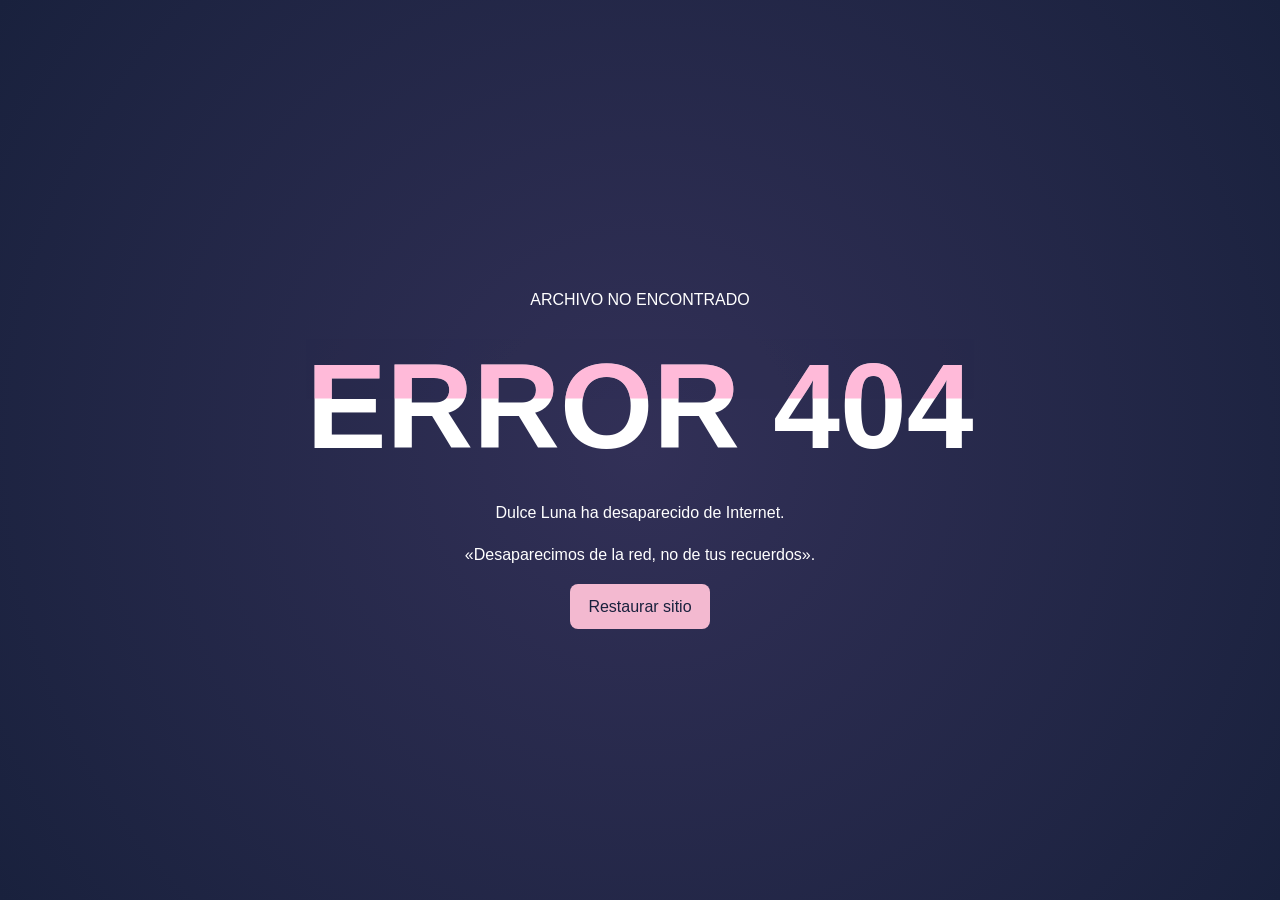
<file: index.html>
<!DOCTYPE html>
<html lang="es">

<head>
    <meta charset="UTF-8">
    <meta name="viewport" content="width=device-width, initial-scale=1.0">

    <title>Inicio | Dulce Luna</title>

    <link rel="stylesheet" href="estilos.css">
    <script src="script.js" defer></script>
</head>

<body>

    <!-- PANTALLA DE ERROR 404 -->
    <section id="pantallaError" class="pantalla-error">

        <div>
            <p>ARCHIVO NO ENCONTRADO</p>

            <h1 class="glitch" data-text="ERROR 404">
                ERROR 404
            </h1>

            <p>Dulce Luna ha desaparecido de Internet.</p>

            <p>«Desaparecimos de la red, no de tus recuerdos».</p>

            <button id="botonRecuperar" type="button">
                Restaurar sitio
            </button>
        </div>

    </section>


    <!-- CONTENIDO PRINCIPAL -->
    <div id="contenido" hidden>

        <!-- ENCABEZADO Y NAVEGACIÓN -->
        <header>

            <nav class="contenedor navegacion">

                <a href="index.html">
                    <img
                        class="logo"
                        src="imagenes/dulcelunalogo.png"
                        alt="Dulce Luna"
                    >
                </a>

                <ul>
                    <li>
                        <button id="modoOscuro" type="button">
                            Modo oscuro
                        </button>
                    </li>

                    <li>
                        <a href="index.html" aria-current="page">Inicio</a>
                    </li>

                    <li>
                        <a href="servicios.html">Servicios</a>
                    </li>

                    <li>
                        <a href="contacto.html">Contacto</a>
                    </li>
                </ul>

            </nav>

        </header>


        <main>

            <!-- BIENVENIDA -->
            <section class="bienvenida">

                <div class="contenedor bienvenida-grid">

                    <div>
                        <p class="etiqueta">
                            REPOSTERÍA ARTESANAL · SANTO DOMINGO
                        </p>

                        <h1>Dulce <span>Luna</span></h1>

                        <h2>Mismo sabor, nuevo comienzo.</h2>

                        <p>
                            Regresamos con tus bizcochos y postres favoritos.
                        </p>

                        <a class="boton" href="servicios.html">
                            Ver postres
                        </a>
                    </div>

                    <img
                        class="portada"
                        src="imagenes/portada.jpg"
                        alt="Bizcocho decorado"
                    >

                </div>

            </section>


            <!-- HISTORIA DE LA DESAPARICIÓN -->
            <section class="contenedor seccion">

                <p class="etiqueta">EXPEDIENTE DL-404</p>

                <h2>¿Qué pasó con Dulce Luna?</h2>

                <div class="tarjeta">

                    <p>
                        Una mañana, nuestra página y redes sociales
                        desaparecieron sin explicación.
                    </p>

                    <p>
                        Encontramos una memoria USB con un mensaje:
                        «Si quieres recuperar tu negocio, deberás reinventarlo».
                    </p>

                    <p>
                        Así comenzó nuestro regreso, con una nueva página
                        y un catálogo digital.
                    </p>

                    <a href="contacto.html#evidencias">
                        Ver las pistas del incidente
                    </a>

                </div>

            </section>


            <!-- NOVEDADES -->
            <section class="seccion fondo-lavanda">

                <div class="contenedor">

                    <h2>Un nuevo comienzo</h2>

                    <div class="tarjetas">

                        <!-- POSTRES -->
                        <article class="tarjeta">

                            <h3>Postres artesanales</h3>

                            <p>
                                Bizcochos, brownies y cupcakes.
                            </p>

                        </article>


                        <!-- PEDIDOS -->
                        <article class="tarjeta">

                            <h3>Pedidos personalizados</h3>

                            <p>
                                Postres para tus celebraciones.
                            </p>

                        </article>


                        <!-- ATENCIÓN -->
                        <article class="tarjeta">

                            <h3>Atención en línea</h3>

                            <p>
                                Consulta nuestro catálogo y escríbenos.
                            </p>

                        </article>

                    </div>

                </div>

            </section>

        </main>


        <!-- PIE DE PÁGINA -->
        <footer>
            <p>© 2026 Dulce Luna</p>
        </footer>


        <!-- CHATBOT DULCEBOT -->
        <div class="chat">

            <div id="chatPanel" class="chat-panel" hidden>

                <h3>DulceBot</h3>

                <p>
                    ¡Hola! Soy DulceBot. ¿En qué puedo ayudarte hoy?
                </p>

                <p id="respuestaBot"></p>

                <form id="chatForm">

                    <input
                        id="pregunta"
                        aria-label="Pregunta para DulceBot"
                        required
                        placeholder="Escribe tu pregunta"
                    >

                    <button type="submit">
                        Enviar
                    </button>

                </form>

            </div>

            <button id="chatBoton" type="button">
                DulceBot
            </button>

        </div>

    </div>

</body>
</html>
</file>
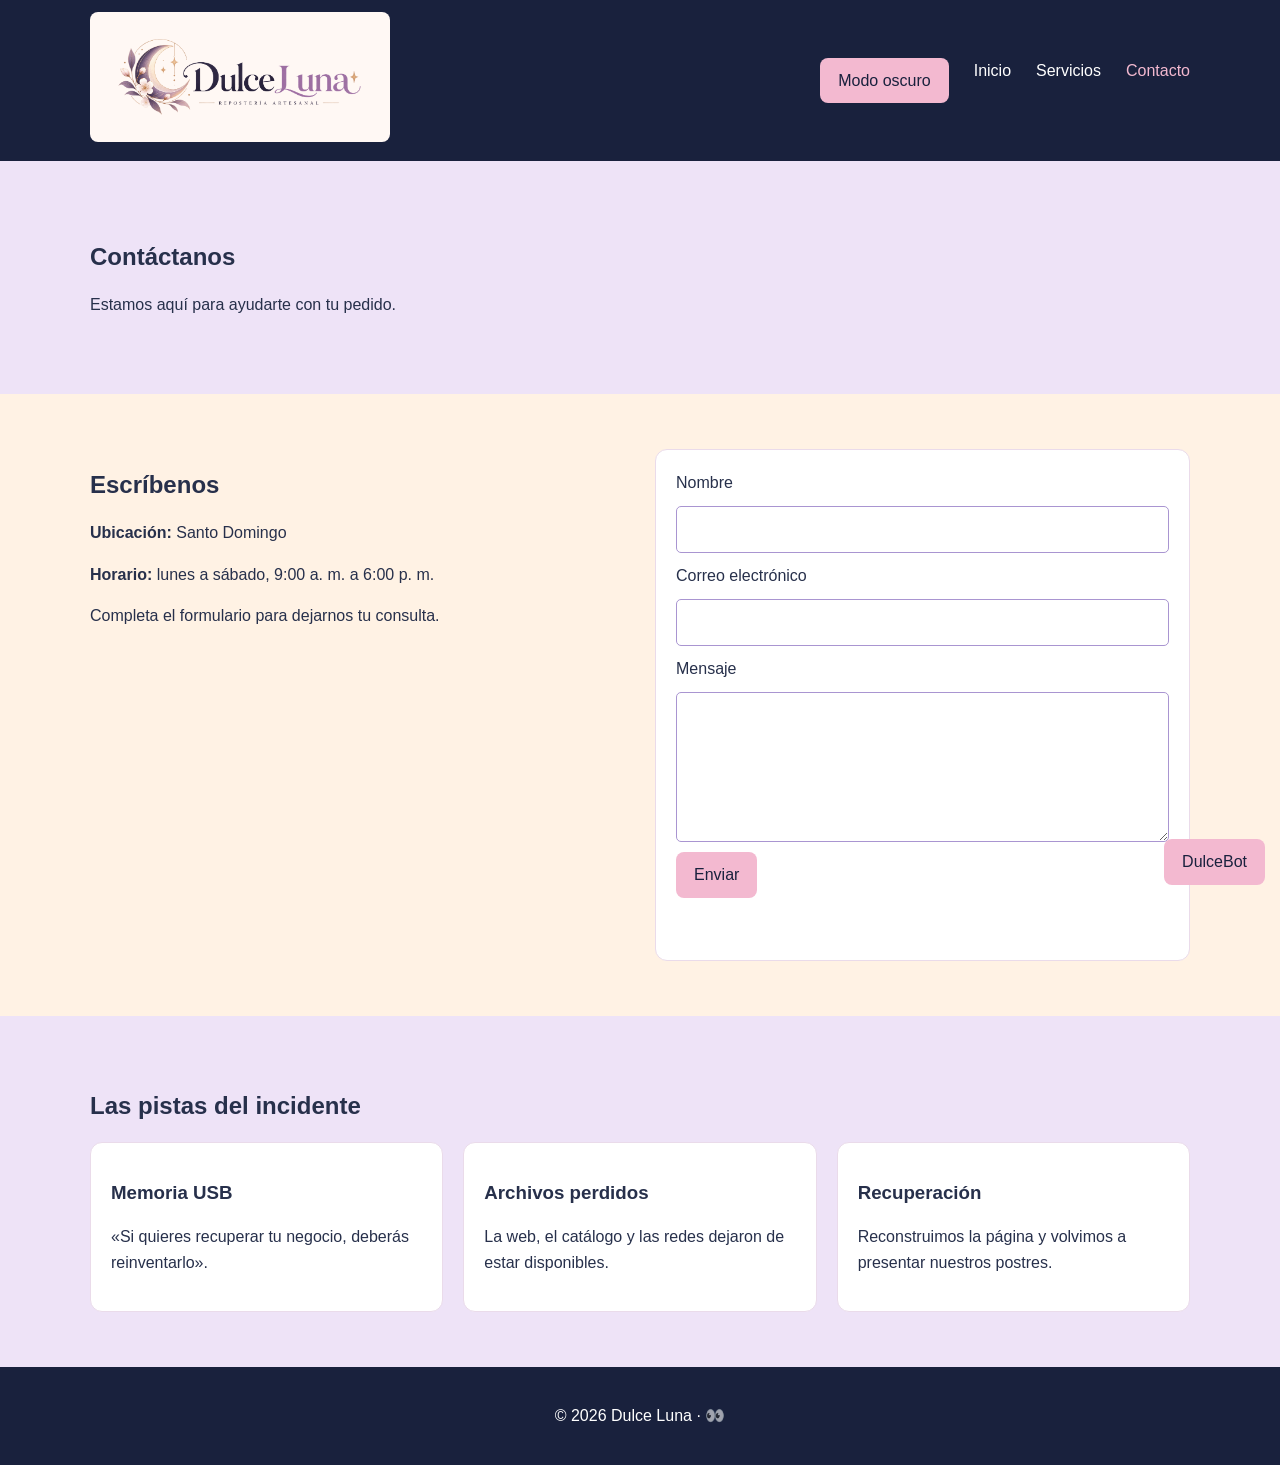
<file: contacto.html>
<!DOCTYPE html>
<html lang="es">

<head>
    <meta charset="UTF-8">
    <meta name="viewport" content="width=device-width, initial-scale=1.0">

    <title>Contacto | Dulce Luna</title>

    <link rel="stylesheet" href="estilos.css">
    <script src="script.js" defer></script>
</head>

<body>

    <!-- ENCABEZADO Y NAVEGACIÓN -->
    <header>

        <nav class="contenedor navegacion">

            <a href="index.html">
                <img
                    class="logo"
                    src="imagenes/dulcelunalogo.png"
                    alt="Dulce Luna"
                >
            </a>

            <ul>
                <li>
                    <button id="modoOscuro" type="button">
                        Modo oscuro
                    </button>
                </li>

                <li>
                    <a href="index.html">Inicio</a>
                </li>

                <li>
                    <a href="servicios.html">Servicios</a>
                </li>

                <li>
                    <a href="contacto.html" aria-current="page">
                        Contacto
                    </a>
                </li>
            </ul>

        </nav>

    </header>


    <main>

        <!-- CABECERA -->
        <section class="cabecera">

            <div class="contenedor">
                <h1>Contáctanos</h1>

                <p>
                    Estamos aquí para ayudarte con tu pedido.
                </p>
            </div>

        </section>


        <!-- FORMULARIO DE CONTACTO -->
        <section class="contenedor seccion" id="formulario">

            <div class="contacto-grid">

                <!-- INFORMACIÓN DE CONTACTO -->
                <div>

                    <h2>Escríbenos</h2>

                    <p>
                        <strong>Ubicación:</strong> Santo Domingo
                    </p>

                    <p>
                        <strong>Horario:</strong> lunes a sábado,
                        9:00 a. m. a 6:00 p. m.
                    </p>

                    <p>
                        Completa el formulario para dejarnos tu consulta.
                    </p>

                </div>


                <!-- FORMULARIO -->
                <form class="tarjeta formulario" id="contactoForm">

                    <label for="nombre">Nombre</label>
                    <input
                        id="nombre"
                        name="nombre"
                        required
                    >

                    <label for="correo">Correo electrónico</label>
                    <input
                        id="correo"
                        name="correo"
                        type="email"
                        required
                    >

                    <label for="mensaje">Mensaje</label>
                    <textarea
                        id="mensaje"
                        name="mensaje"
                        rows="5"
                        required
                    ></textarea>

                    <button type="submit">
                        Enviar
                    </button>

                    <p id="respuestaFormulario" role="status"></p>

                </form>

            </div>

        </section>


        <!-- EVIDENCIAS DEL INCIDENTE -->
        <section class="seccion fondo-lavanda" id="evidencias">

            <div class="contenedor">

                <h2>Las pistas del incidente</h2>

                <div class="tarjetas">

                    <!-- MEMORIA USB -->
                    <article class="tarjeta">

                        <h3>Memoria USB</h3>

                        <p>
                            «Si quieres recuperar tu negocio,
                            deberás reinventarlo».
                        </p>

                    </article>


                    <!-- ARCHIVOS PERDIDOS -->
                    <article class="tarjeta">

                        <h3>Archivos perdidos</h3>

                        <p>
                            La web, el catálogo y las redes
                            dejaron de estar disponibles.
                        </p>

                    </article>


                    <!-- RECUPERACIÓN -->
                    <article class="tarjeta">

                        <h3>Recuperación</h3>

                        <p>
                            Reconstruimos la página y volvimos
                            a presentar nuestros postres.
                        </p>

                    </article>

                </div>

            </div>

        </section>

    </main>


    <!-- PIE DE PÁGINA Y EASTER EGG -->
    <footer>

        <p>
            © 2026 Dulce Luna ·
            <a
                class="secreto"
                href="secreto.html"
                title="¿Qué estás mirando?"
                aria-label="Descubrir secreto"
            >👀</a>
        </p>

    </footer>


    <!-- CHATBOT DULCEBOT -->
    <div class="chat">

        <div id="chatPanel" class="chat-panel" hidden>

            <h3>DulceBot</h3>

            <p>
                ¡Hola! Soy DulceBot. ¿En qué puedo ayudarte hoy?
            </p>

            <p id="respuestaBot"></p>

            <form id="chatForm">

                <input
                    id="pregunta"
                    aria-label="Pregunta para DulceBot"
                    required
                    placeholder="Escribe tu pregunta"
                >

                <button type="submit">
                    Enviar
                </button>

            </form>

        </div>

        <button id="chatBoton" type="button">
            DulceBot
        </button>

    </div>

</body>
</html>
</file>
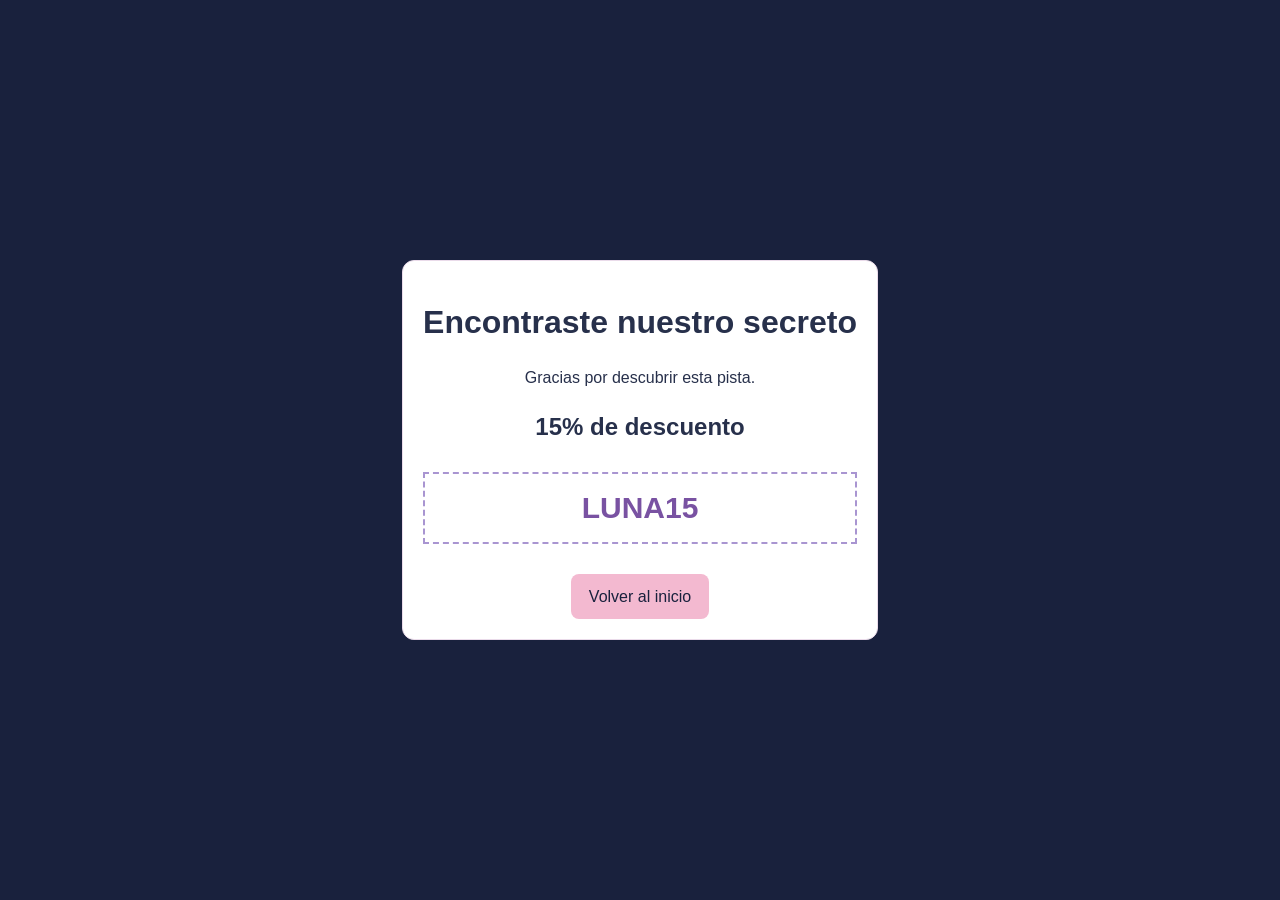
<file: secreto.html>
<!DOCTYPE html>
<html lang="es">

<head>
    <meta charset="UTF-8">
    <meta name="viewport" content="width=device-width, initial-scale=1.0">

    <title>Secreto | Dulce Luna</title>

    <link rel="stylesheet" href="estilos.css">
    <script src="script.js" defer></script>
</head>

<body>

    <!-- PÁGINA SECRETA -->
    <main class="pagina-secreta">

        <div class="tarjeta tarjeta-secreta">

            <h1>Encontraste nuestro secreto</h1>

            <p>
                Gracias por descubrir esta pista.
            </p>

            <h2>15% de descuento</h2>

            <p class="codigo-descuento">
                LUNA15
            </p>

            <a class="boton" href="index.html">
                Volver al inicio
            </a>

        </div>

    </main>

</body>
</html>
</file>
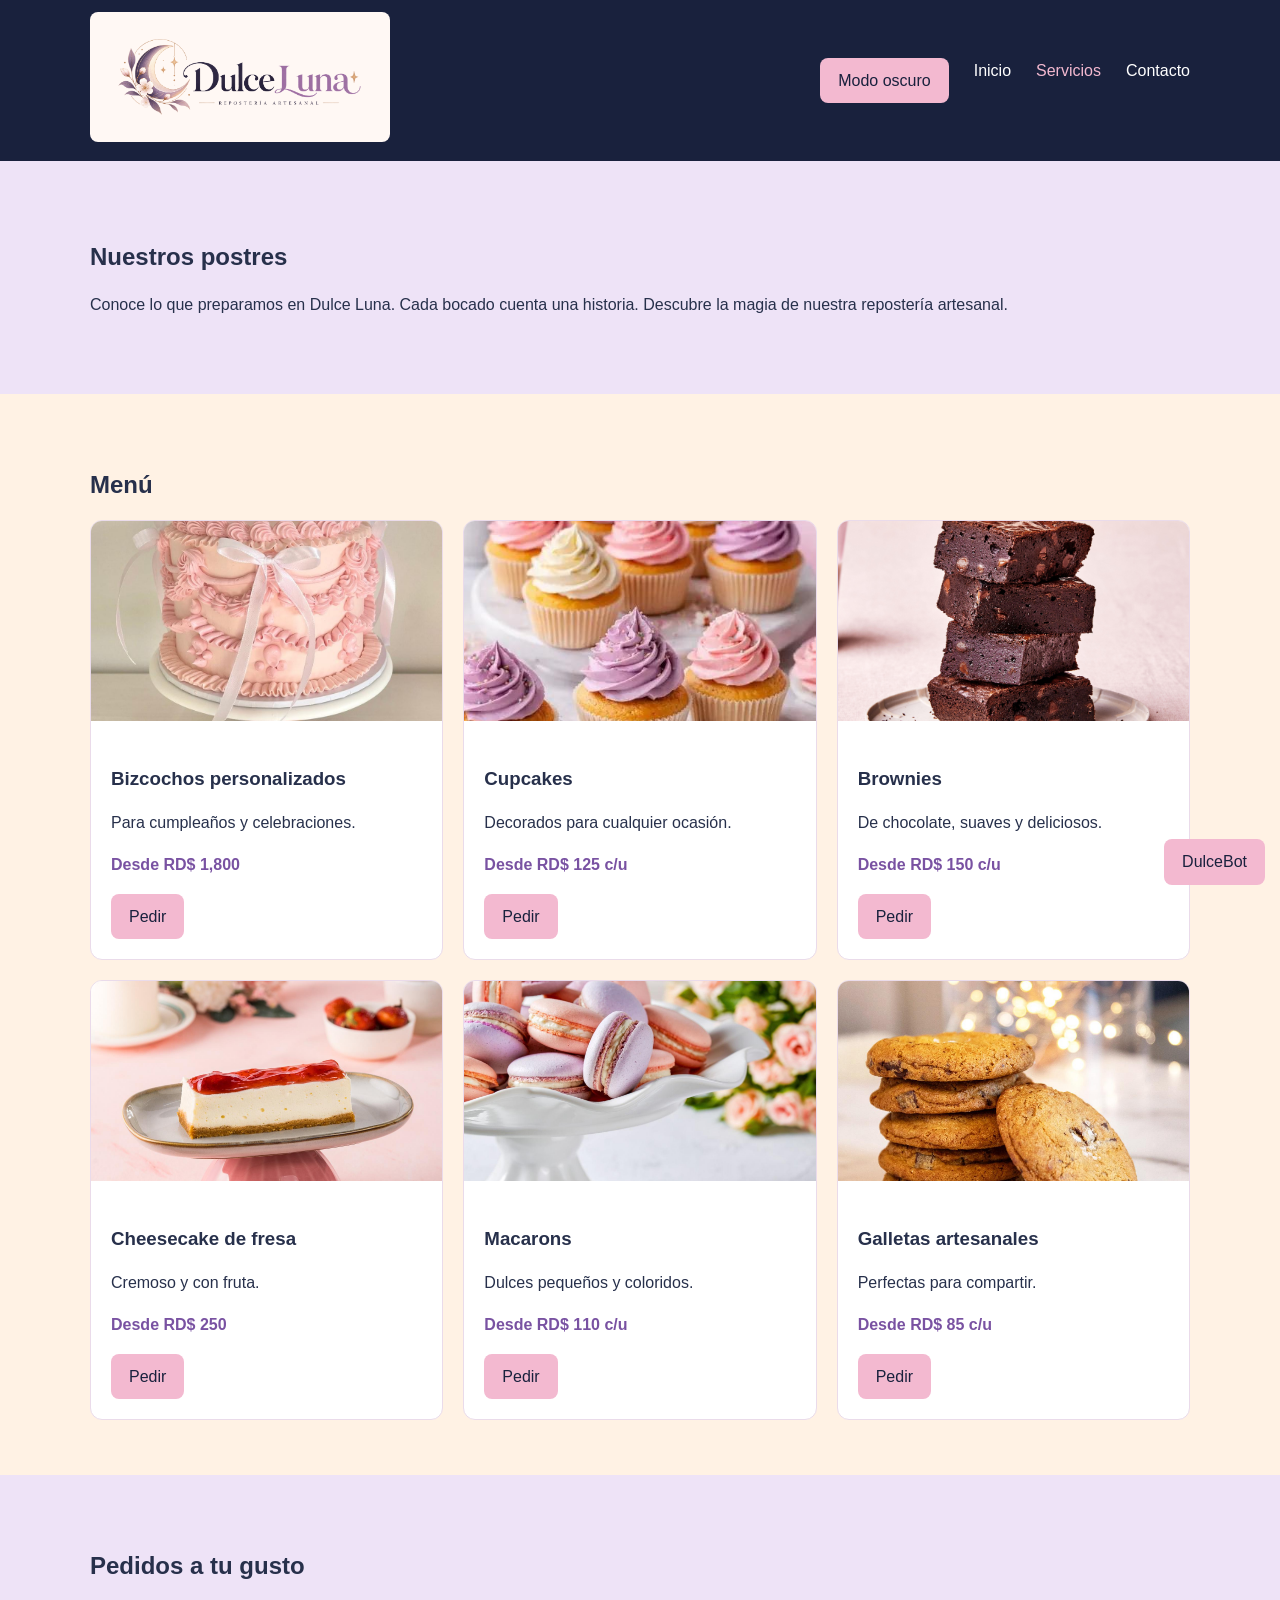
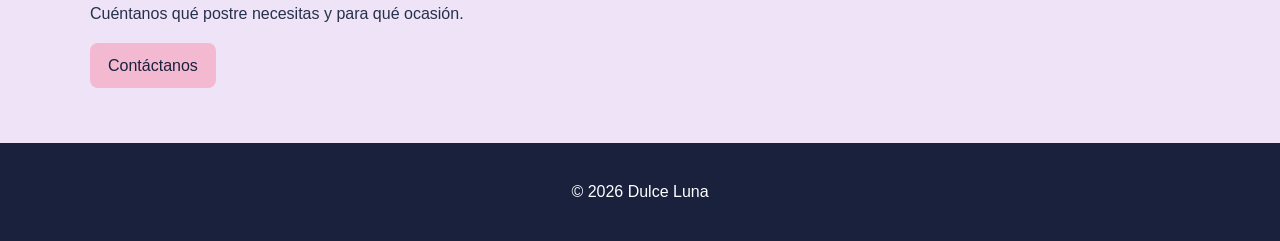
<file: servicios.html>
<!DOCTYPE html>
<html lang="es">

<head>
    <meta charset="UTF-8">
    <meta name="viewport" content="width=device-width, initial-scale=1.0">

    <title>Servicios | Dulce Luna</title>

    <link rel="stylesheet" href="estilos.css">
    <script src="script.js" defer></script>
</head>

<body>

    <!-- ENCABEZADO Y NAVEGACIÓN -->
    <header>

        <nav class="contenedor navegacion">

            <a href="index.html">
                <img
                    class="logo"
                    src="imagenes/dulcelunalogo.png"
                    alt="Dulce Luna"
                >
            </a>

            <ul>
                <li>
                    <button id="modoOscuro" type="button">
                        Modo oscuro
                    </button>
                </li>

                <li>
                    <a href="index.html">Inicio</a>
                </li>

                <li>
                    <a href="servicios.html" aria-current="page">
                        Servicios
                    </a>
                </li>

                <li>
                    <a href="contacto.html">Contacto</a>
                </li>
            </ul>

        </nav>

    </header>


    <main>

        <!-- CABECERA -->
        <section class="cabecera">

            <div class="contenedor">

                <h1>Nuestros postres</h1>

                <p>
                    Conoce lo que preparamos en Dulce Luna.
                    Cada bocado cuenta una historia. Descubre
                    la magia de nuestra repostería artesanal.
                </p>

            </div>

        </section>


        <!-- CATÁLOGO DE PRODUCTOS -->
        <section class="contenedor seccion">

            <h2>Menú</h2>

            <div class="catalogo">

                <!-- BIZCOCHOS -->
                <article class="tarjeta producto">

                    <img
                        src="imagenes/bizcocho.jpg"
                        alt="Bizcochos personalizados"
                    >

                    <div class="producto-info">

                        <h3>Bizcochos personalizados</h3>

                        <p>Para cumpleaños y celebraciones.</p>

                        <p class="precio">Desde RD$ 1,800</p>

                        <a class="boton" href="contacto.html#formulario">
                            Pedir
                        </a>

                    </div>

                </article>


                <!-- CUPCAKES -->
                <article class="tarjeta producto">

                    <img
                        src="imagenes/cupcakes.jpg"
                        alt="Cupcakes"
                    >

                    <div class="producto-info">

                        <h3>Cupcakes</h3>

                        <p>Decorados para cualquier ocasión.</p>

                        <p class="precio">Desde RD$ 125 c/u</p>

                        <a class="boton" href="contacto.html#formulario">
                            Pedir
                        </a>

                    </div>

                </article>


                <!-- BROWNIES -->
                <article class="tarjeta producto">

                    <img
                        src="imagenes/brownies.jpg"
                        alt="Brownies"
                    >

                    <div class="producto-info">

                        <h3>Brownies</h3>

                        <p>De chocolate, suaves y deliciosos.</p>

                        <p class="precio">Desde RD$ 150 c/u</p>

                        <a class="boton" href="contacto.html#formulario">
                            Pedir
                        </a>

                    </div>

                </article>


                <!-- CHEESECAKE -->
                <article class="tarjeta producto">

                    <img
                        src="imagenes/cheesecake.jpg"
                        alt="Cheesecake de fresa"
                    >

                    <div class="producto-info">

                        <h3>Cheesecake de fresa</h3>

                        <p>Cremoso y con fruta.</p>

                        <p class="precio">Desde RD$ 250</p>

                        <a class="boton" href="contacto.html#formulario">
                            Pedir
                        </a>

                    </div>

                </article>


                <!-- MACARONS -->
                <article class="tarjeta producto">

                    <img
                        src="imagenes/macarons.jpg"
                        alt="Macarons"
                    >

                    <div class="producto-info">

                        <h3>Macarons</h3>

                        <p>Dulces pequeños y coloridos.</p>

                        <p class="precio">Desde RD$ 110 c/u</p>

                        <a class="boton" href="contacto.html#formulario">
                            Pedir
                        </a>

                    </div>

                </article>


                <!-- GALLETAS -->
                <article class="tarjeta producto">

                    <img
                        src="imagenes/galletas.jpg"
                        alt="Galletas artesanales"
                    >

                    <div class="producto-info">

                        <h3>Galletas artesanales</h3>

                        <p>Perfectas para compartir.</p>

                        <p class="precio">Desde RD$ 85 c/u</p>

                        <a class="boton" href="contacto.html#formulario">
                            Pedir
                        </a>

                    </div>

                </article>

            </div>

        </section>


        <!-- PEDIDOS PERSONALIZADOS -->
        <section class="seccion fondo-lavanda">

            <div class="contenedor">

                <h2>Pedidos a tu gusto</h2>

                <p>
                    Cuéntanos qué postre necesitas y para qué ocasión.
                </p>

                <a class="boton" href="contacto.html#formulario">
                    Contáctanos
                </a>

            </div>

        </section>

    </main>


    <!-- PIE DE PÁGINA -->
    <footer>

        <p>© 2026 Dulce Luna</p>

    </footer>


    <!-- CHATBOT DULCEBOT -->
    <div class="chat">

        <div id="chatPanel" class="chat-panel" hidden>

            <h3>DulceBot</h3>

            <p>
                ¡Hola! Soy DulceBot. ¿En qué puedo ayudarte hoy?
            </p>

            <p id="respuestaBot"></p>

            <form id="chatForm">

                <input
                    id="pregunta"
                    aria-label="Pregunta para DulceBot"
                    required
                    placeholder="Escribe tu pregunta"
                >

                <button type="submit">
                    Enviar
                </button>

            </form>

        </div>

        <button id="chatBoton" type="button">
            DulceBot
        </button>

    </div>

</body>
</html>
</file>
<file: estilos.css>
/* COLORES Y ESTILOS GENERALES */
* {
    box-sizing: border-box;
}

body {
    margin: 0;
    font-family: Arial, sans-serif;
    background-color: #fff2e4;
    color: #27304b;
    line-height: 1.6;
}

[hidden] {
    display: none !important;
}

.contenedor {
    width: 90%;
    max-width: 1100px;
    margin: auto;
}

a {
    color: #7952a2;
}

h1, h2, h3 {
    line-height: 1.3;
}

button, .boton {
    display: inline-block;
    background-color: #f3b9d0;
    color: #19213d;
    padding: 10px 18px;
    border: none;
    border-radius: 8px;
    text-decoration: none;
    cursor: pointer;
    font: inherit;
}

button:hover, .boton:hover {
    background-color: #a995d1;
}

/* PANTALLA DE ERROR 404 */
.pantalla-error {
    min-height: 100vh;
    background: radial-gradient(circle, #323057, #19213d);
    color: white;
    text-align: center;
    display: flex;
    align-items: center;
    justify-content: center;
    padding: 20px;
}

.pantalla-error h1 {
    margin: 15px 0;
}

.glitch {
    position: relative;
    font-size: clamp(55px, 12vw, 120px);
    animation: temblor 3s infinite;
}

.glitch::before {
    content: attr(data-text);
    position: absolute;
    top: 0;
    left: 0;
    color: #ff8dc0;
    opacity: 0.6;
    clip-path: inset(0 0 55% 0);
    animation: desfase 2.3s infinite;
}

@keyframes temblor {
    0%, 92%, 100% { transform: translateX(0); }
    94% { transform: translateX(-2px); }
    96% { transform: translateX(3px); }
    98% { transform: translateX(-1px); }
}

@keyframes desfase {
    0%, 90%, 100% { transform: translateX(0); }
    92% { transform: translateX(5px); }
    95% { transform: translateX(-4px); }
}

/* NAVEGACIÓN */
header, footer {
    background-color: #19213d;
    color: white;
}

.navegacion {
    display: flex;
    justify-content: space-between;
    align-items: center;
    padding: 12px 0;
}

.logo {
    width: 300px;
    height: auto;
    background-color: #fff8f4;
    padding: 5px;
    border-radius: 8px;
}

nav ul {
    display: flex;
    gap: 25px;
    list-style: none;
    padding: 0;
}

nav a {
    color: white;
    text-decoration: none;
}

nav a:hover, nav a[aria-current] {
    color: #f3b9d0;
}

/* INICIO Y SECCIONES */
.bienvenida, .cabecera {
    background-color: #eee3f7;
    padding: 60px 0;
}

.bienvenida-grid {
    display: grid;
    grid-template-columns: 1fr 1fr;
    gap: 35px;
    align-items: center;
}

.bienvenida h1 {
    font-size: 60px;
    margin: 10px 0;
}

.bienvenida h1 span, .etiqueta, .precio {
    color: #7952a2;
}

.portada {
    width: 100%;
    max-height: 430px;
    object-fit: cover;
    border-radius: 20px;
}

.seccion {
    padding-top: 55px;
    padding-bottom: 55px;
}

.fondo-lavanda {
    background-color: #eee3f7;
}

.tarjeta {
    background-color: white;
    padding: 20px;
    border: 1px solid #eadbea;
    border-radius: 12px;
}

.tarjetas, .catalogo {
    display: grid;
    grid-template-columns: repeat(3, 1fr);
    gap: 20px;
}

/* PRODUCTOS */
.producto {
    padding: 0;
    overflow: hidden;
}

.producto img {
    width: 100%;
    height: 200px;
    object-fit: cover;
}

.producto-info {
    padding: 20px;
}

.precio {
    font-weight: bold;
}

/* CONTACTO */
.contacto-grid {
    display: grid;
    grid-template-columns: 1fr 1fr;
    gap: 30px;
}

.formulario {
    display: grid;
    gap: 10px;
}

.formulario input, .formulario textarea, .chat input {
    width: 100%;
    padding: 10px;
    border: 1px solid #a995d1;
    border-radius: 5px;
    font: inherit;
}

.formulario button {
    justify-self: start;
}

/* CHATBOT */
.chat {
    position: fixed;
    bottom: 15px;
    right: 15px;
    text-align: right;
}

.chat-panel {
    width: 300px;
    max-width: 90vw;
    background-color: white;
    padding: 15px;
    border: 1px solid #a995d1;
    border-radius: 10px;
    margin-bottom: 10px;
    text-align: left;
}

.chat-panel h3 {
    margin-top: 0;
}

.chat-panel button {
    margin-top: 8px;
}

/* FOOTER Y PÁGINA SECRETA */
footer {
    padding: 20px;
    text-align: center;
}

.secreto {
    text-decoration: none;
    opacity: 0.6;
}

.secreto:hover {
    opacity: 1;
}

.pagina-secreta {
    min-height: 100vh;
    background-color: #19213d;
    display: flex;
    align-items: center;
    justify-content: center;
    padding: 20px;
}

.tarjeta-secreta {
    max-width: 500px;
    text-align: center;
}

.codigo-descuento {
    color: #7952a2;
    font-size: 30px;
    font-weight: bold;
    border: 2px dashed #a995d1;
    padding: 10px;
}

/* CELULARES */
@media (max-width: 700px) {
    .navegacion, .bienvenida-grid {
        flex-direction: column;
        display: flex;
        text-align: center;
    }

    nav ul {
        justify-content: center;
        gap: 15px;
    }

    .tarjetas, .catalogo, .contacto-grid {
        grid-template-columns: 1fr;
    }

    .bienvenida h1 {
        font-size: 42px;
    }
}


/* MODO OSCURO */
.oscuro {
    background-color: #20253c;
    color: white;
}

.oscuro .bienvenida,
.oscuro .cabecera,
.oscuro .fondo-lavanda {
    background-color: #292e49;
}

.oscuro .tarjeta {
    background-color: #363b59;
    color: white;
}

.oscuro .bienvenida h1 {
    color: white;
}

.oscuro a {
    color: #f3b9d0;
}

.oscuro .etiqueta,
.oscuro .precio {
    color: #e5b5f0;
}

.oscuro nav a {
    color: white;
}

.oscuro nav a:hover {
    color: #f3b9d0;
}

.oscuro a.boton {
    color: #19213d;
}

/* CHATBOT EN MODO OSCURO */
.oscuro .chat-panel {
    background-color: #363b59;
    color: white;
    border-color: #a995d1;
}

.oscuro .chat-panel h3,
.oscuro #respuestaBot {
    color: white;
}

.oscuro .chat-panel input {
    background-color: #292e49;
    color: white;
    border-color: #a995d1;
}

.oscuro .chat-panel input::placeholder {
    color: #cccccc;
}
</file>
